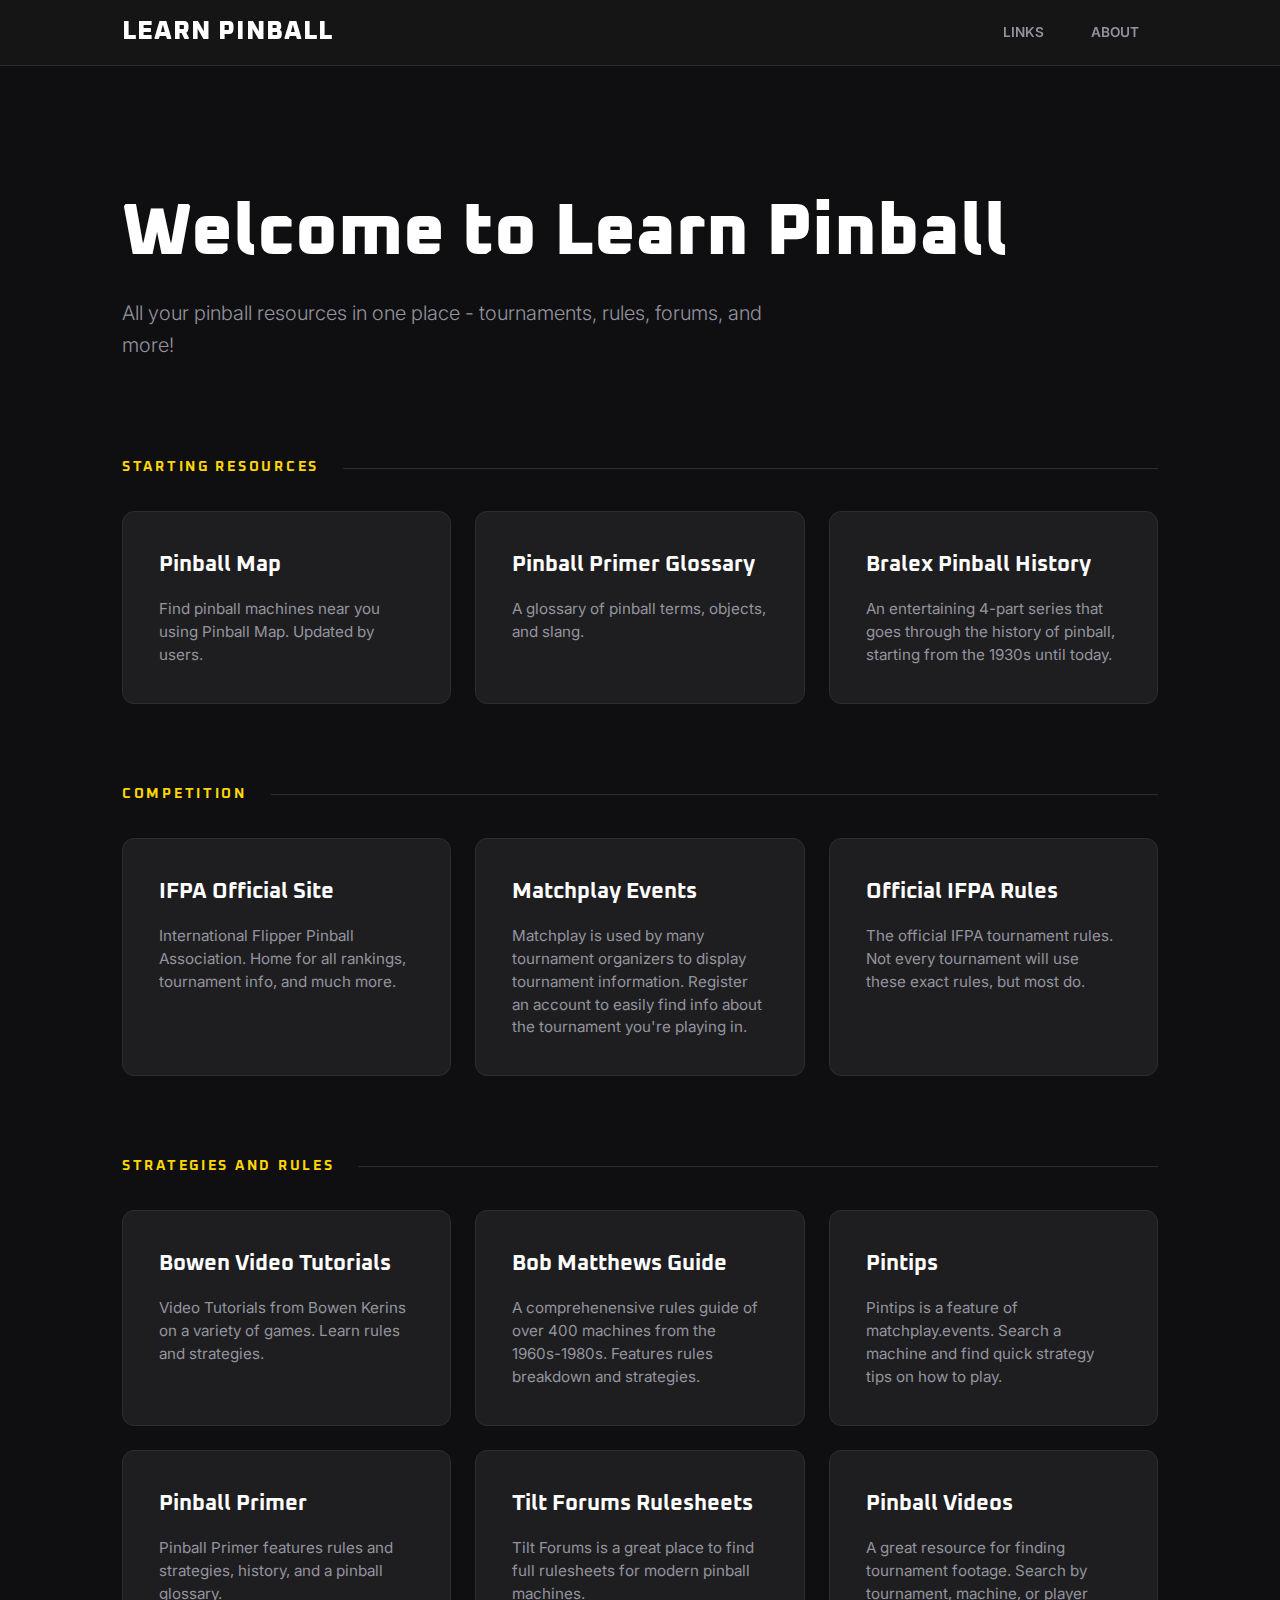
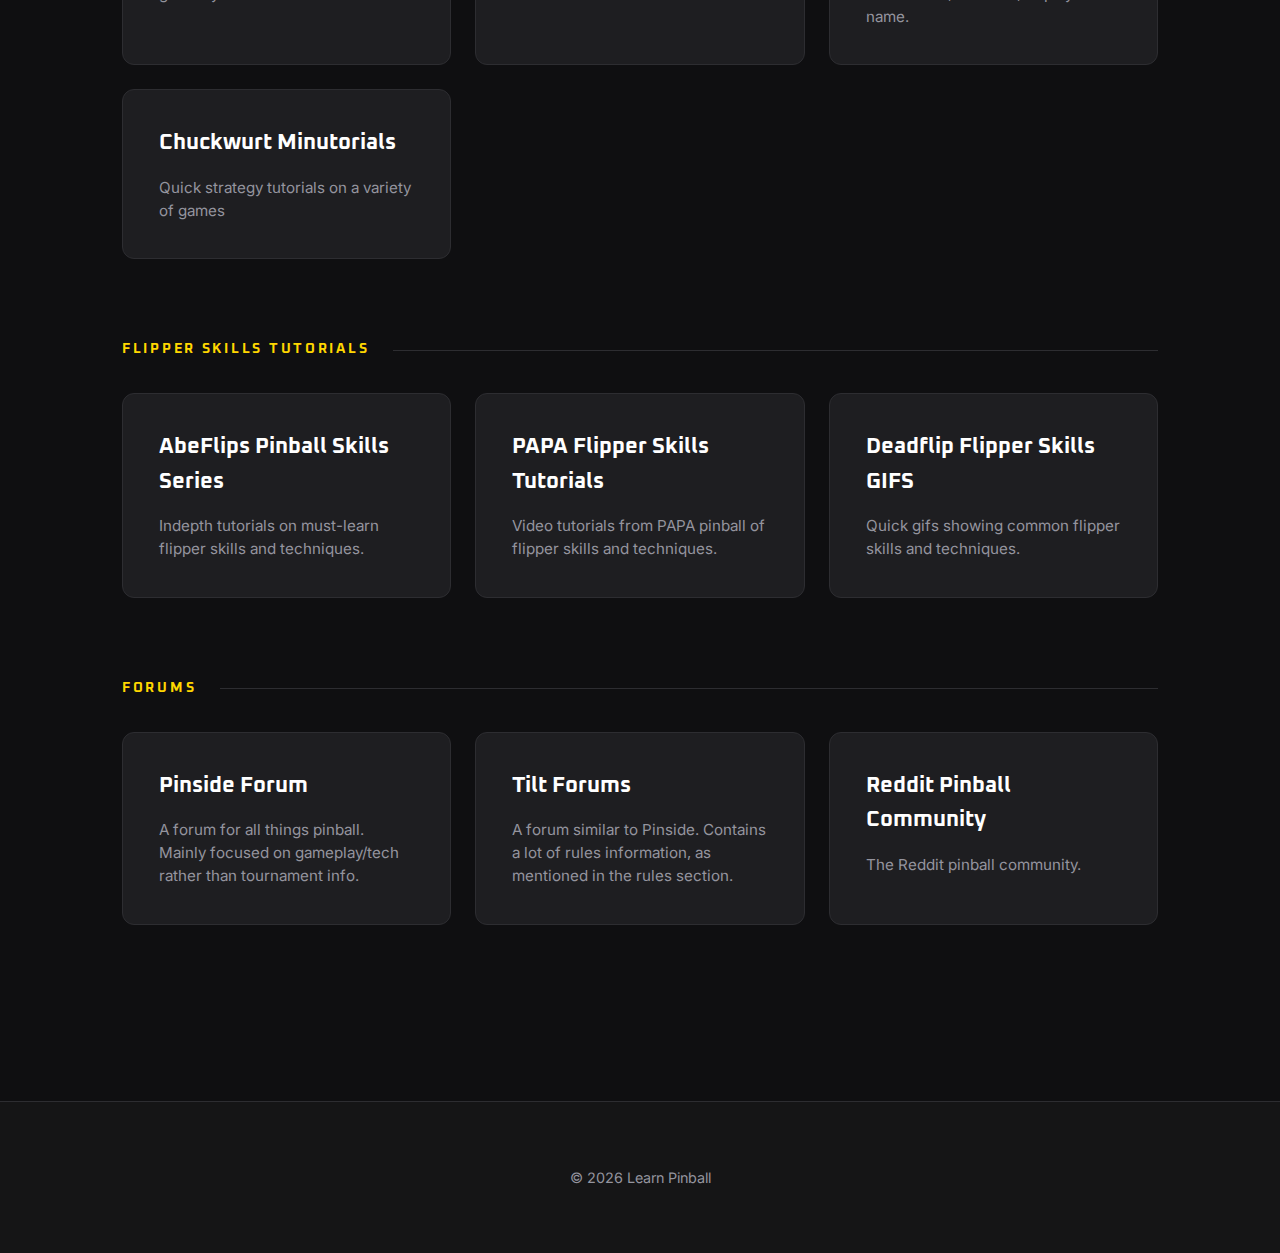
<file: index.html>
<!DOCTYPE html>
<html lang="en">
<head>
  <script async src="https://www.googletagmanager.com/gtag/js?id=G-FLXCWG5S1D"></script>
  <script>
    window.dataLayer = window.dataLayer || [];
    function gtag(){dataLayer.push(arguments);}
    gtag('js', new Date());
    gtag('config', 'G-FLXCWG5S1D');
  </script>

  <meta charset="UTF-8">
  <meta name="viewport" content="width=device-width, initial-scale=1.0">
  <meta name="description" content="Learn Pinball provides guides, resources, and tutorials for pinball players of all levels. Find tournaments, strategies, and more.">
  <title>Learn Pinball - Resources, Guides, and Tournament Info</title>
  <link href="https://fonts.googleapis.com/css2?family=Oxanium:wght@200..800&family=Inter:wght@300;400;600&display=swap" rel="stylesheet">
  <link rel="stylesheet" href="styles/styles.css">

  <meta property="og:title" content="Learn Pinball - Your Guide to Pinball">
  <meta property="og:description" content="Pinball resources, guides, tips, tournament info, and more!">
  <meta property="og:type" content="website">
  <meta property="og:url" content="https://learnpinball.com/">
  <meta property="og:image" content="https://www.yoursite.com/images/preview.png">
  <meta property="og:site_name" content="Learn Pinball">
</head>
<body>

  <script src="js/navbar.js"></script>

  <main>
    <section class="hero">
      <h1>Welcome to Learn Pinball</h1>
      <p>All your pinball resources in one place - tournaments, rules, forums, and more!</p>
    </section>

    <section class="category">
      <h2>Starting Resources</h2>
      <div class="resource-grid">
        <a href="https://pinballmap.com/" class="card">
          <h3>Pinball Map</h3>
          <p>Find pinball machines near you using Pinball Map. Updated by users.</p>
        </a>
        <a href="https://pinballprimer.github.io/glossary.html" class="card">
          <h3>Pinball Primer Glossary</h3>
          <p>A glossary of pinball terms, objects, and slang.</p>
        </a>
        <a href="https://youtube.com/playlist?list=PLDwfKjKd6r1FnoPOOCRK68OqA3L7pteIS&si=lgBdZGEVAtG0Nvsd" class="card">
          <h3>Bralex Pinball History</h3>
          <p>An entertaining 4-part series that goes through the history of pinball, starting from the 1930s until today.</p>
        </a>
      </div>
    </section>

    <section class="category">
      <h2>Competition</h2>
      <div class="resource-grid">
        <a href="https://ifpapinball.com" class="card">
          <h3>IFPA Official Site</h3>
          <p>International Flipper Pinball Association. Home for all rankings, tournament info, and much more.</p>
        </a>
        <a href="https://app.matchplay.events/" class="card">
          <h3>Matchplay Events</h3>
          <p>Matchplay is used by many tournament organizers to display tournament information. Register an account to easily find info about the tournament you're playing in.</p>
        </a>
        <a href="https://ifpapinball.com/rules/" class="card">
          <h3>Official IFPA Rules</h3>
          <p>The official IFPA tournament rules. Not every tournament will use these exact rules, but most do.</p>
        </a>
      </div>
    </section>

    <section class="category">
      <h2>Strategies and Rules</h2>
      <div class="resource-grid">
        <a href="https://www.youtube.com/playlist?list=PL-WQLGFMr97CQpOQDEvRqAiSqcvSuK11h" class="card">
          <h3>Bowen Video Tutorials</h3>
          <p>Video Tutorials from Bowen Kerins on a variety of games. Learn rules and strategies.</p>
        </a>
        <a href="https://rules.silverballmania.com/home" class="card">
          <h3>Bob Matthews Guide</h3>
          <p>A comprehenensive rules guide of over 400 machines from the 1960s-1980s. Features rules breakdown and strategies.</p>
        </a>
        <a href="https://pintips.net" class="card">
          <h3>Pintips</h3>
          <p>Pintips is a feature of matchplay.events. Search a machine and find quick strategy tips on how to play.</p>
        </a>
        <a href="https://pinballprimer.github.io/" class="card">
          <h3>Pinball Primer</h3>
          <p>Pinball Primer features rules and strategies, history, and a pinball glossary.</p>
        </a>
        <a href="https://tiltforums.com/c/game-specific/rulesheet-wikis/18" class="card">
          <h3>Tilt Forums Rulesheets</h3>
          <p>Tilt Forums is a great place to find full rulesheets for modern pinball machines.</p>
        </a>
        <a href="https://pinballvideos.com" class="card">
          <h3>Pinball Videos</h3>
          <p>A great resource for finding tournament footage. Search by tournament, machine, or player name.</p>
        </a>
        <a href="https://youtube.com/playlist?list=PLkfeetnClaXlQXi7rCPRGlfln6Wm3GDr3&si=YuQ1rVnX58WUjKAf" class="card">
          <h3>Chuckwurt Minutorials</h3>
          <p>Quick strategy tutorials on a variety of games</p>
        </a>
      </div>
    </section>

    <section class="category">
      <h2>Flipper Skills Tutorials</h2>
      <div class="resource-grid">
        <a href="https://www.youtube.com/playlist?list=PL31W94V2HVSW7ksDyZ_183rUBxiSQon75" class="card">
          <h3>AbeFlips Pinball Skills Series</h3>
          <p>Indepth tutorials on must-learn flipper skills and techniques.</p>
        </a>
        <a href="https://youtube.com/playlist?list=PL-WQLGFMr97DnxeE1Rmi-wAwa-Vm7D-7i&si=E-wn_m6JIOBA5jTm" class="card">
          <h3>PAPA Flipper Skills Tutorials</h3>
          <p>Video tutorials from PAPA pinball of flipper skills and techniques.</p>
        </a>
        <a href="https://www.deadflip.com/tutorials" class="card">
          <h3>Deadflip Flipper Skills GIFS</h3>
          <p>Quick gifs showing common flipper skills and techniques.</p>
        </a>
      </div>
    </section>

    <section class="category">
      <h2>Forums</h2>
      <div class="resource-grid">
        <a href="https://pinside.com" class="card">
          <h3>Pinside Forum</h3>
          <p>A forum for all things pinball. Mainly focused on gameplay/tech rather than tournament info.</p>
        </a>
        <a href="https://tiltforums.com" class="card">
          <h3>Tilt Forums</h3>
          <p>A forum similar to Pinside. Contains a lot of rules information, as mentioned in the rules section.</p>
        </a>
        <a href="https://reddit.com/r/pinball" class="card">
          <h3>Reddit Pinball Community</h3>
          <p>The Reddit pinball community.</p>
        </a>
      </div>
    </section>

  </main>

  <footer>
    <div class="container">
        &copy; 2026 Learn Pinball
    </div>
  </footer>

</body>
</html>
</file>
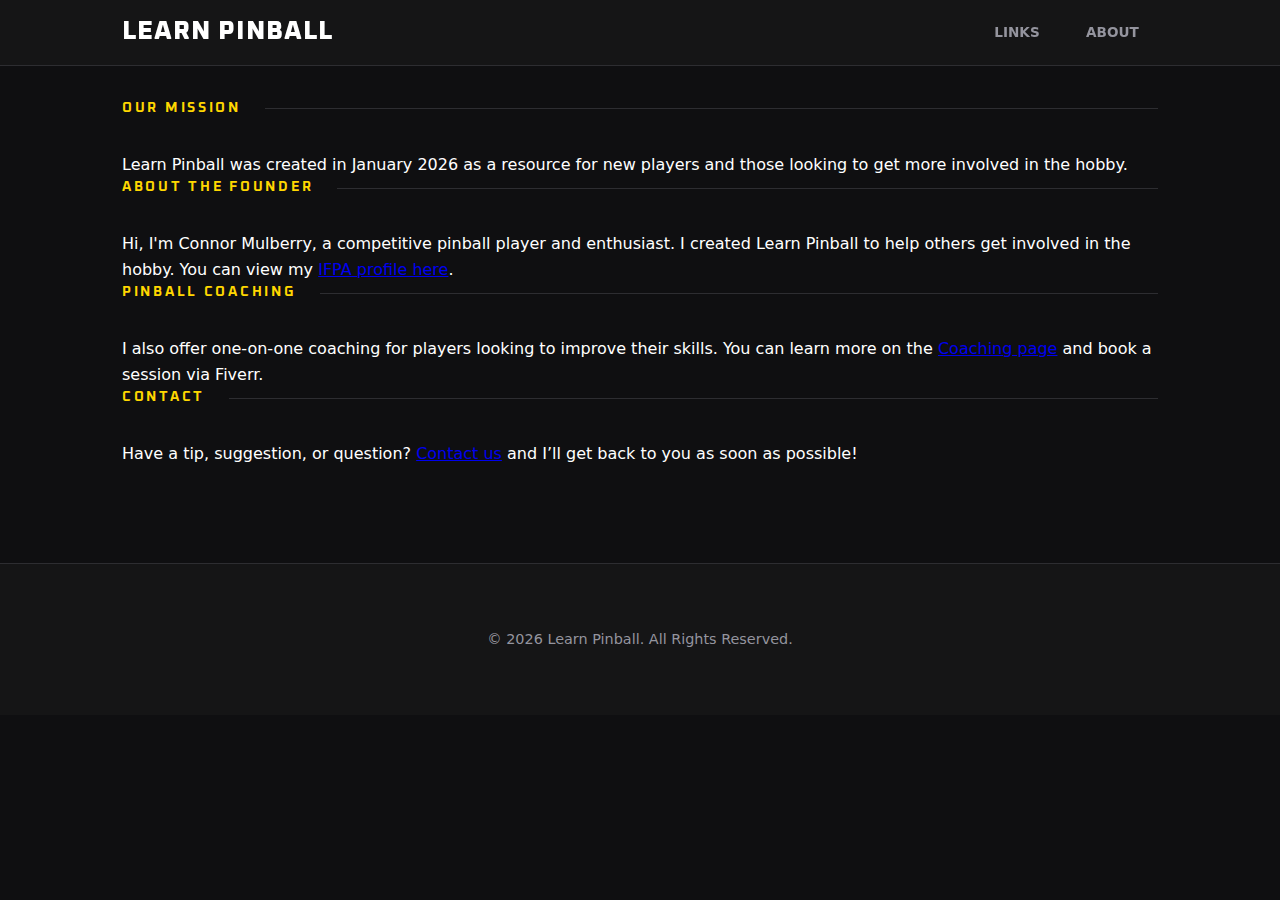
<file: about.html>
<!DOCTYPE html>
<html lang="en">
<head>
  <meta charset="UTF-8">
  <meta name="viewport" content="width=device-width, initial-scale=1.0">
  <title>About - Learn Pinball</title>
  
  <link href="https://fonts.googleapis.com/css2?family=Oxanium:wght@200..800&display=swap" rel="stylesheet">
  <!-- Global CSS -->
  <link rel="stylesheet" href="styles/styles.css">

  <!-- Google Analytics -->
  <script async src="https://www.googletagmanager.com/gtag/js?id=G-FLXCWG5S1D"></script>
  <script>
    window.dataLayer = window.dataLayer || [];
    function gtag(){dataLayer.push(arguments);}
    gtag('js', new Date());
    gtag('config', 'G-FLXCWG5S1D');
  </script>
</head>
<body>
  <!-- Navbar -->
  <script src="js/navbar.js"></script>

  <main>
    <section class="category-card about-card">
      <h2>Our Mission</h2>
      <p>
        Learn Pinball was created in January 2026 as a resource for new players and those looking to get more involved in the hobby.
      </p>
    </section>

    <section class="category-card about-card">
      <h2>About the Founder</h2>
      <p>
        Hi, I'm Connor Mulberry, a competitive pinball player and enthusiast. I created Learn Pinball to help others get involved in the hobby.
        You can view my <a href="https://www.ifpapinball.com/players/view.php?p=54324">IFPA profile here</a>.
      </p>
    </section>

    <section class="category-card about-card">
      <h2>Pinball Coaching</h2>
      <p>
        I also offer one-on-one coaching for players looking to improve their skills. 
        You can learn more on the <a href="coaching.html">Coaching page</a> and book a session via Fiverr.
      </p>
    </section>

    <section class="category-card about-card">
      <h2>Contact</h2>
      <p>
        Have a tip, suggestion, or question? <a href="contact.html">Contact us</a> and I’ll get back to you as soon as possible!
      </p>
    </section>
  </main>

  <footer>
    &copy; 2026 Learn Pinball. All Rights Reserved.
  </footer>
</body>
</html>
</file>
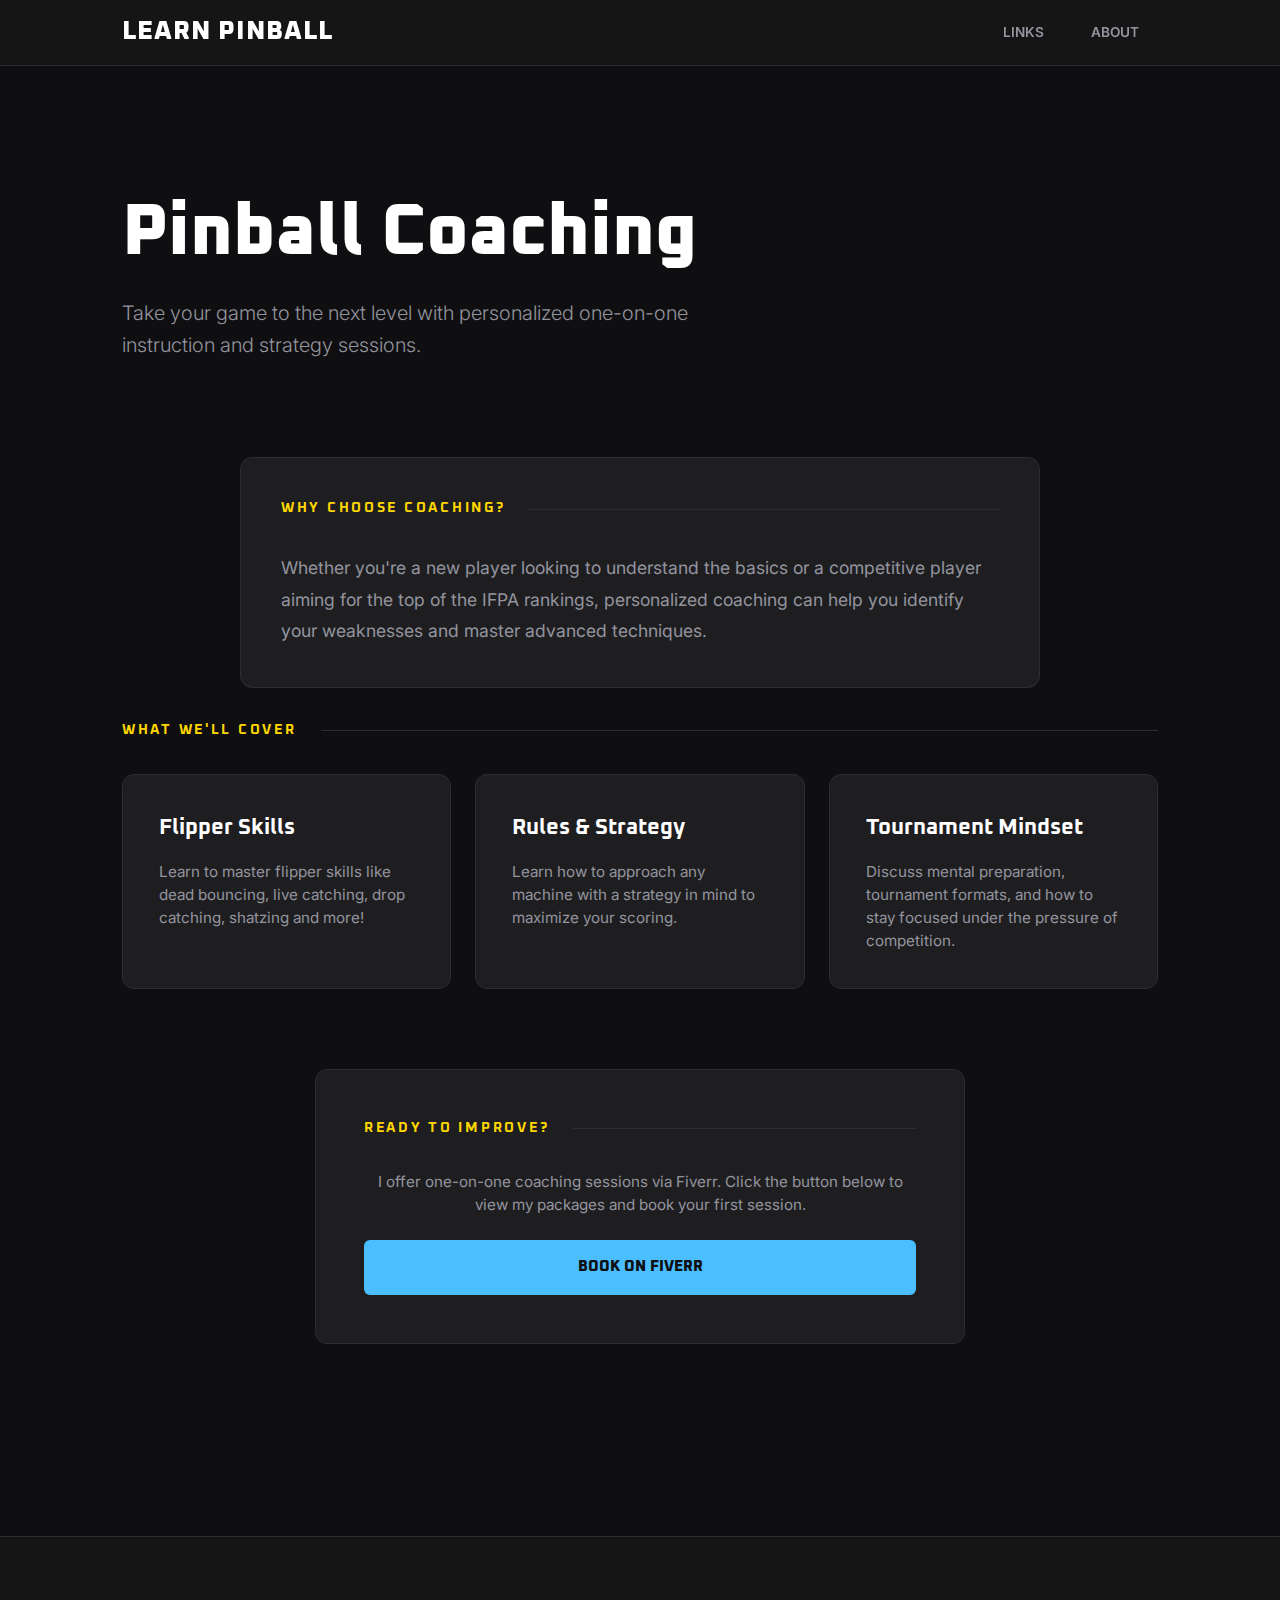
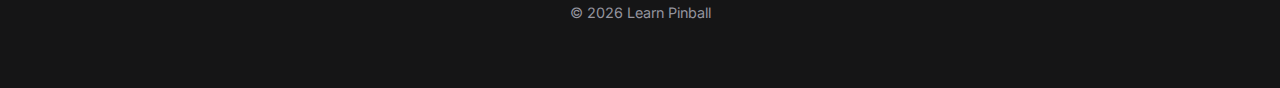
<file: coaching.html>
<!DOCTYPE html>
<html lang="en">
<head>
  <meta charset="UTF-8">
  <meta name="viewport" content="width=device-width, initial-scale=1.0">
  <title>Pinball Coaching - Learn Pinball</title>
  
  <link href="https://fonts.googleapis.com/css2?family=Oxanium:wght@200..800&family=Inter:wght@300;400;600&display=swap" rel="stylesheet">
  <link rel="stylesheet" href="styles/styles.css">

  <script async src="https://www.googletagmanager.com/gtag/js?id=G-FLXCWG5S1D"></script>
  <script>
    window.dataLayer = window.dataLayer || [];
    function gtag(){dataLayer.push(arguments);}
    gtag('js', new Date());
    gtag('config', 'G-FLXCWG5S1D');
  </script>
</head>
<body>
  <script src="js/navbar.js"></script>

  <main>
    <section class="hero">
        <h1>Pinball Coaching</h1>
        <p>Take your game to the next level with personalized one-on-one instruction and strategy sessions.</p>
    </section>

    <div class="about-container">
        <section class="content-card">
          <h2>Why Choose Coaching?</h2>
          <p>
          Whether you're a new player looking to understand the basics or a competitive player aiming for the top of the IFPA rankings, personalized coaching can help you identify your weaknesses and master advanced techniques.
          </p>
        </section>
    </div>

    <section class="category">
      <h2>What we'll cover</h2>
      <div class="resource-grid">
        <div class="card no-hover">
          <h3>Flipper Skills</h3>
          <p>Learn to master flipper skills like dead bouncing, live catching, drop catching, shatzing and more!</p>
        </div>
        <div class="card no-hover">
          <h3>Rules & Strategy</h3>
          <p>Learn how to approach any machine with a strategy in mind to maximize your scoring.</p>
        </div>
        <div class="card no-hover">
          <h3>Tournament Mindset</h3>
          <p>Discuss mental preparation, tournament formats, and how to stay focused under the pressure of competition.</p>
        </div>
      </div>
    </section>

    <div class="form-container">
        <div class="contact-form cta-box">
            <h2>Ready to improve?</h2>
            <p>I offer one-on-one coaching sessions via Fiverr. Click the button below to view my packages and book your first session.</p>
            <a href="https://www.fiverr.com/s/jjQzw2w" target="_blank" class="submit-btn cta-link">Book on Fiverr</a>
        </div>
    </div>
  </main>

  <footer>
    <div class="container">
        &copy; 2026 Learn Pinball
    </div>
  </footer>
</body>
</html>
</file>
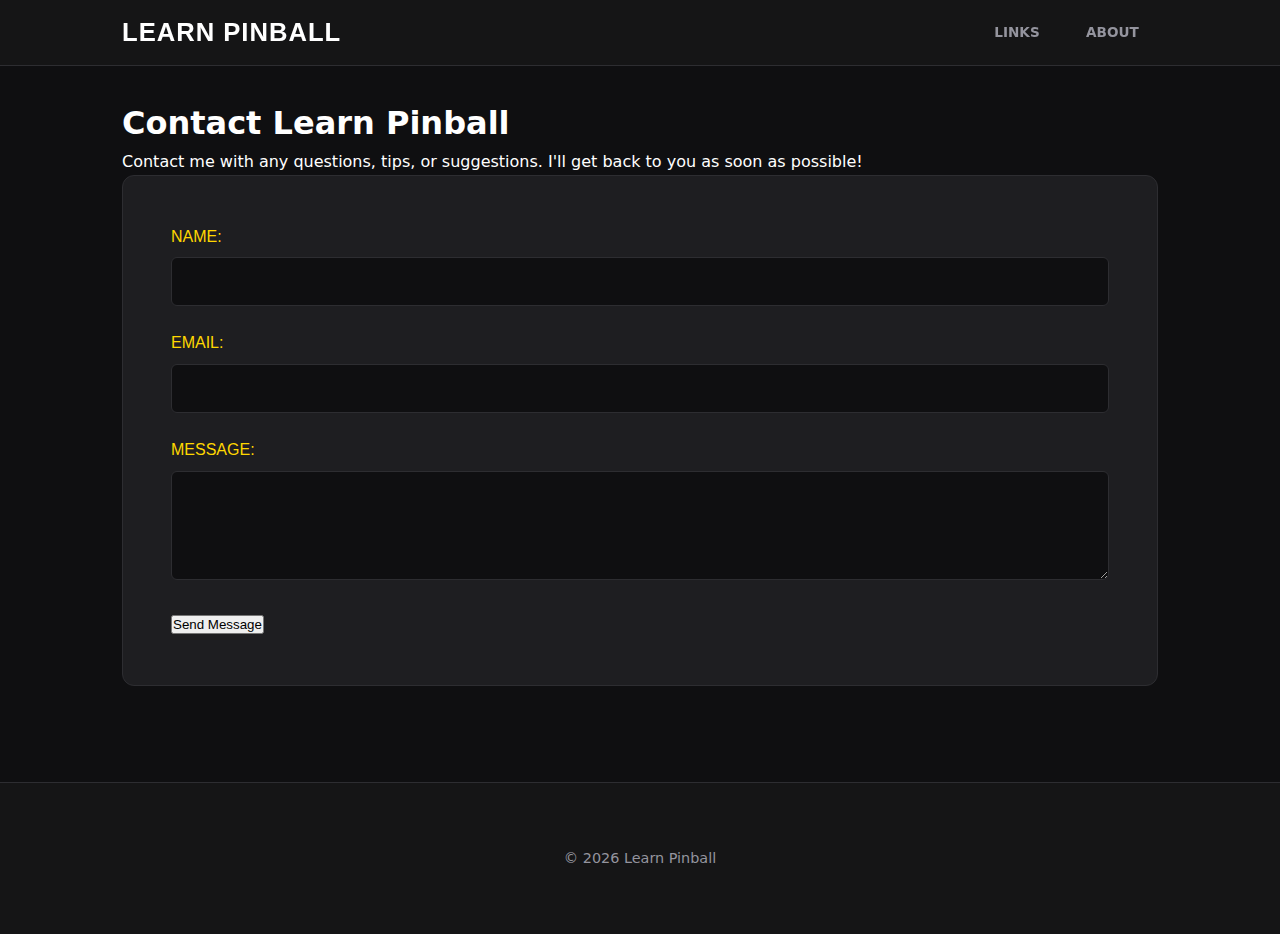
<file: contact.html>
<!DOCTYPE html>
<html lang="en">
<head>
  <meta charset="UTF-8">
  <meta name="viewport" content="width=device-width, initial-scale=1.0">
  <title>Contact - Learn Pinball</title>
  
  <!-- Google Analytics -->
  <script async src="https://www.googletagmanager.com/gtag/js?id=G-FLXCWG5S1D"></script>
  <script>
    window.dataLayer = window.dataLayer || [];
    function gtag(){dataLayer.push(arguments);}
    gtag('js', new Date());
    gtag('config', 'G-FLXCWG5S1D');
  </script>

  <!-- Main Stylesheet -->
  <link rel="stylesheet" href="styles/styles.css">
</head>
<body>
  <!-- Navbar dynamically inserted -->
  <script src="js/navbar.js"></script>

  <main>
    <h1>Contact Learn Pinball</h1>
    <p>Contact me with any questions, tips, or suggestions. I'll get back to you as soon as possible!</p>

    <form action="https://formspree.io/f/xnjjjjnk" method="POST" class="contact-form">
      <label for="name">Name:</label>
      <input type="text" id="name" name="name" required>

      <label for="email">Email:</label>
      <input type="email" id="email" name="_replyto" required>

      <label for="message">Message:</label>
      <textarea id="message" name="message" rows="5" required></textarea>

      <!-- Honeypot field for spam prevention -->
      <input type="text" name="_gotcha" style="display:none">

      <button type="submit">Send Message</button>
    </form>
  </main>

  <footer>
    &copy; 2026 Learn Pinball
  </footer>
</body>
</html>
</file>
<file: styles/styles.css>
:root {
  --primary: #4ABEFF;     /* Vibrant Blue */
  --primary-glow: rgba(74, 190, 255, 0.15);
  --accent: #FFD700;      /* Gold */
  --bg: #0f0f11;          /* Darker, richer charcoal */
  --nav-bg: rgba(22, 22, 24, 0.85); /* Glass effect */
  --card-item-bg: #1e1e21; 
  --border: #2d2d31;      
  --text: #ffffff;
  --text-dim: #94949e;
  --font-heading: 'Oxanium', sans-serif;
  --font-body: 'Inter', system-ui, sans-serif;
}

* { box-sizing: border-box; margin: 0; padding: 0; }

body {
  font-family: var(--font-body);
  background-color: var(--bg);
  color: var(--text);
  line-height: 1.6;
  overflow-x: hidden;
}

/* ========================
   Navigation (Modern Glass)
======================== */
.navbar {
  background: var(--nav-bg);
  backdrop-filter: blur(10px); 
  -webkit-backdrop-filter: blur(10px);
  border-bottom: 1px solid var(--border);
  padding: 0.75rem 0;
  position: sticky;
  top: 0;
  z-index: 2000; /* Stays above content */
}

.nav-container {
  max-width: 1100px;
  margin: 0 auto;
  padding: 0 2rem;
  display: flex;
  justify-content: space-between;
  align-items: center;
}

.brand {
  font-family: var(--font-heading);
  font-weight: 800;
  font-size: 1.6rem;
  color: #fff;
  text-decoration: none;
  text-transform: uppercase;
  letter-spacing: 1px;
}

.nav-links { display: flex; gap: 0.5rem; }

.nav-links a {
  text-decoration: none;
  color: var(--text-dim);
  font-size: 0.85rem;
  font-weight: 600;
  padding: 0.6rem 1.2rem;
  border-radius: 6px;
  text-transform: uppercase;
  transition: all 0.3s ease;
}

.nav-links a:hover, 
.nav-links a.active { 
  color: var(--primary); 
  background: rgba(74, 190, 255, 0.08);
}

.nav-toggle { 
  display: none; 
  background: none; 
  border: none; 
  color: var(--primary); 
  font-size: 1.8rem; 
  cursor: pointer; 
}

/* ========================
   Hero & Main Structure
======================== */
main { 
  max-width: 1100px; 
  margin: 0 auto; 
  padding: 2rem 2rem 6rem 2rem; 
  position: relative;
  z-index: 1; /* Ensures content is below the navbar stack */
}

.hero { 
  padding: 6rem 0;
  text-align: left;
}

.hero h1 {
  font-family: var(--font-heading);
  font-size: clamp(2.5rem, 8vw, 4.5rem); 
  line-height: 1.1;
  margin-bottom: 1.5rem;
  font-weight: 800;
  color: #ffffff;
}

.hero p { 
  font-size: 1.25rem; 
  color: var(--text-dim); 
  max-width: 650px; 
  font-weight: 300;
}

/* ========================
   Grid & Category Styling
======================== */
.category { margin-bottom: 5rem; }

h2 {
  font-family: var(--font-heading);
  font-size: 0.85rem;
  text-transform: uppercase;
  letter-spacing: 0.2em;
  color: var(--accent);
  margin-bottom: 2rem;
  display: flex;
  align-items: center;
  gap: 1.5rem;
}

h2::after { content: ""; height: 1px; flex-grow: 1; background: var(--border); }

.resource-grid {
  display: grid;
  grid-template-columns: repeat(auto-fill, minmax(320px, 1fr));
  gap: 1.5rem;
}

/* Card Styling */
.card {
  background: var(--card-item-bg);
  padding: 2.25rem;
  border-radius: 12px;
  border: 1px solid var(--border);
  text-decoration: none;
  display: flex;
  flex-direction: column;
  transition: all 0.4s cubic-bezier(0.175, 0.885, 0.32, 1.275);
  position: relative;
  overflow: hidden;
}

.card:hover {
  border-color: var(--primary);
  transform: translateY(-8px);
  box-shadow: 0 12px 30px rgba(0,0,0,0.4), 0 0 20px var(--primary-glow);
}

.card h3 {
  font-family: var(--font-heading);
  font-size: 1.35rem;
  font-weight: 700;
  color: #fff;
  margin-bottom: 1rem;
}

.card:hover h3 { color: var(--primary); }

.card p { 
  color: var(--text-dim); 
  font-size: 0.95rem; 
  line-height: 1.5;
  margin: 0;
}

/* ========================
   About, Contact & Coaching Specifics
======================== */
.about-container { max-width: 800px; margin: 0 auto; }

.content-card {
    background: var(--card-item-bg);
    padding: 2.5rem;
    border-radius: 12px;
    border: 1px solid var(--border);
    margin-bottom: 2rem;
    transition: border-color 0.3s ease;
}

.content-card:hover { border-color: var(--primary); }

.content-card p { color: var(--text-dim); font-size: 1.1rem; line-height: 1.8; }

.content-card p a {
    color: var(--primary);
    text-decoration: none;
    font-weight: 600;
    transition: all 0.3s ease;
}

.content-card p a:hover { color: #fff; }

.form-container { max-width: 650px; margin: 0 auto 6rem auto; }

.contact-form {
    background: var(--card-item-bg);
    padding: 3rem;
    border-radius: 12px;
    border: 1px solid var(--border);
}

.contact-form label {
    display: block;
    font-family: var(--font-heading);
    color: var(--accent);
    margin-bottom: 0.5rem;
    text-transform: uppercase;
}

.contact-form input, .contact-form textarea {
    width: 100%;
    padding: 1rem;
    background: var(--bg);
    border: 1px solid var(--border);
    border-radius: 6px;
    color: white;
    margin-bottom: 1.5rem;
}


.cta-box {
  color: var(--text-dim); 
  font-size: 0.95rem; 
  line-height: 1.5;
  margin: 0;
}

.submit-btn {
    width: 100%;
    padding: 1rem;
    margin-top: 1.5rem;
    font-family: var(--font-heading);
    background: var(--primary);
    color: var(--bg);
    border: none;
    border-radius: 6px;
    cursor: pointer;
    font-weight: 800;
    text-transform: uppercase;
}

.cta-box { text-align: center; }
.cta-link { display: inline-block; text-decoration: none; }

/* ========================
   Footer
======================== */
footer {
  text-align: center;
  padding: 4rem 0;
  border-top: 1px solid var(--border);
  color: var(--text-dim);
  font-size: 0.9rem;
  background: var(--nav-bg);
}

/* ========================
   Modern Mobile Navbar Fixes
======================== */
@media (max-width: 768px) {
  .nav-toggle {
    display: flex;
    flex-direction: column;
    justify-content: space-between;
    width: 30px;
    height: 21px;
    z-index: 2100; /* Highest layer to ensure button is clickable */
  }

  .bar {
    height: 3px;
    width: 100%;
    background-color: var(--primary);
    border-radius: 10px;
    transition: all 0.3s ease-in-out;
  }

  /* Hamburger to X Animation */
  .nav-toggle.is-active .bar:nth-child(2) { opacity: 0; }
  .nav-toggle.is-active .bar:nth-child(1) { transform: translateY(9px) rotate(45deg); background-color: #fff; }
  .nav-toggle.is-active .bar:nth-child(3) { transform: translateY(-9px) rotate(-45deg); background-color: #fff; }

  .nav-links {
    position: fixed;
    top: 0;
    right: -100%;
    width: 80%;
    max-width: 300px;
    height: 100vh;
    background: rgba(15, 15, 17, 0.98);
    backdrop-filter: blur(15px);
    -webkit-backdrop-filter: blur(15px);
    flex-direction: column;
    padding: 8rem 2rem;
    border-left: 1px solid var(--border);
    transition: right 0.4s cubic-bezier(0.77, 0.2, 0.05, 1.0);
    z-index: 2050; /* Above navbar but below toggle */
  }

  .nav-links.active { right: 0; }

  .nav-links a {
    font-size: 1.5rem;
    font-family: var(--font-heading);
    color: #fff;
    padding: 1rem 0;
    border-bottom: 1px solid var(--border);
    width: 100%;
    opacity: 0;
    transform: translateX(20px);
    transition: all 0.3s ease;
  }

  .nav-links.active a { opacity: 1; transform: translateX(0); }

  /* THE OVERLAY FIX */
  .nav-overlay {
    position: fixed;
    top: 0;
    left: 0;
    width: 100%;
    height: 100%;
    background: rgba(0, 0, 0, 0.7);
    backdrop-filter: blur(4px);
    z-index: 1500; /* Behind the menu drawer */
    
    display: none;       /* Hidden by default */
    opacity: 0;          /* Invisible by default */
    pointer-events: none; /* Can't block clicks when invisible */
    transition: opacity 0.3s ease;
  }

  .nav-overlay.active {
    display: block;
    opacity: 1;
    pointer-events: auto; /* Blocks background clicks only when active */
  }

}
</file>
